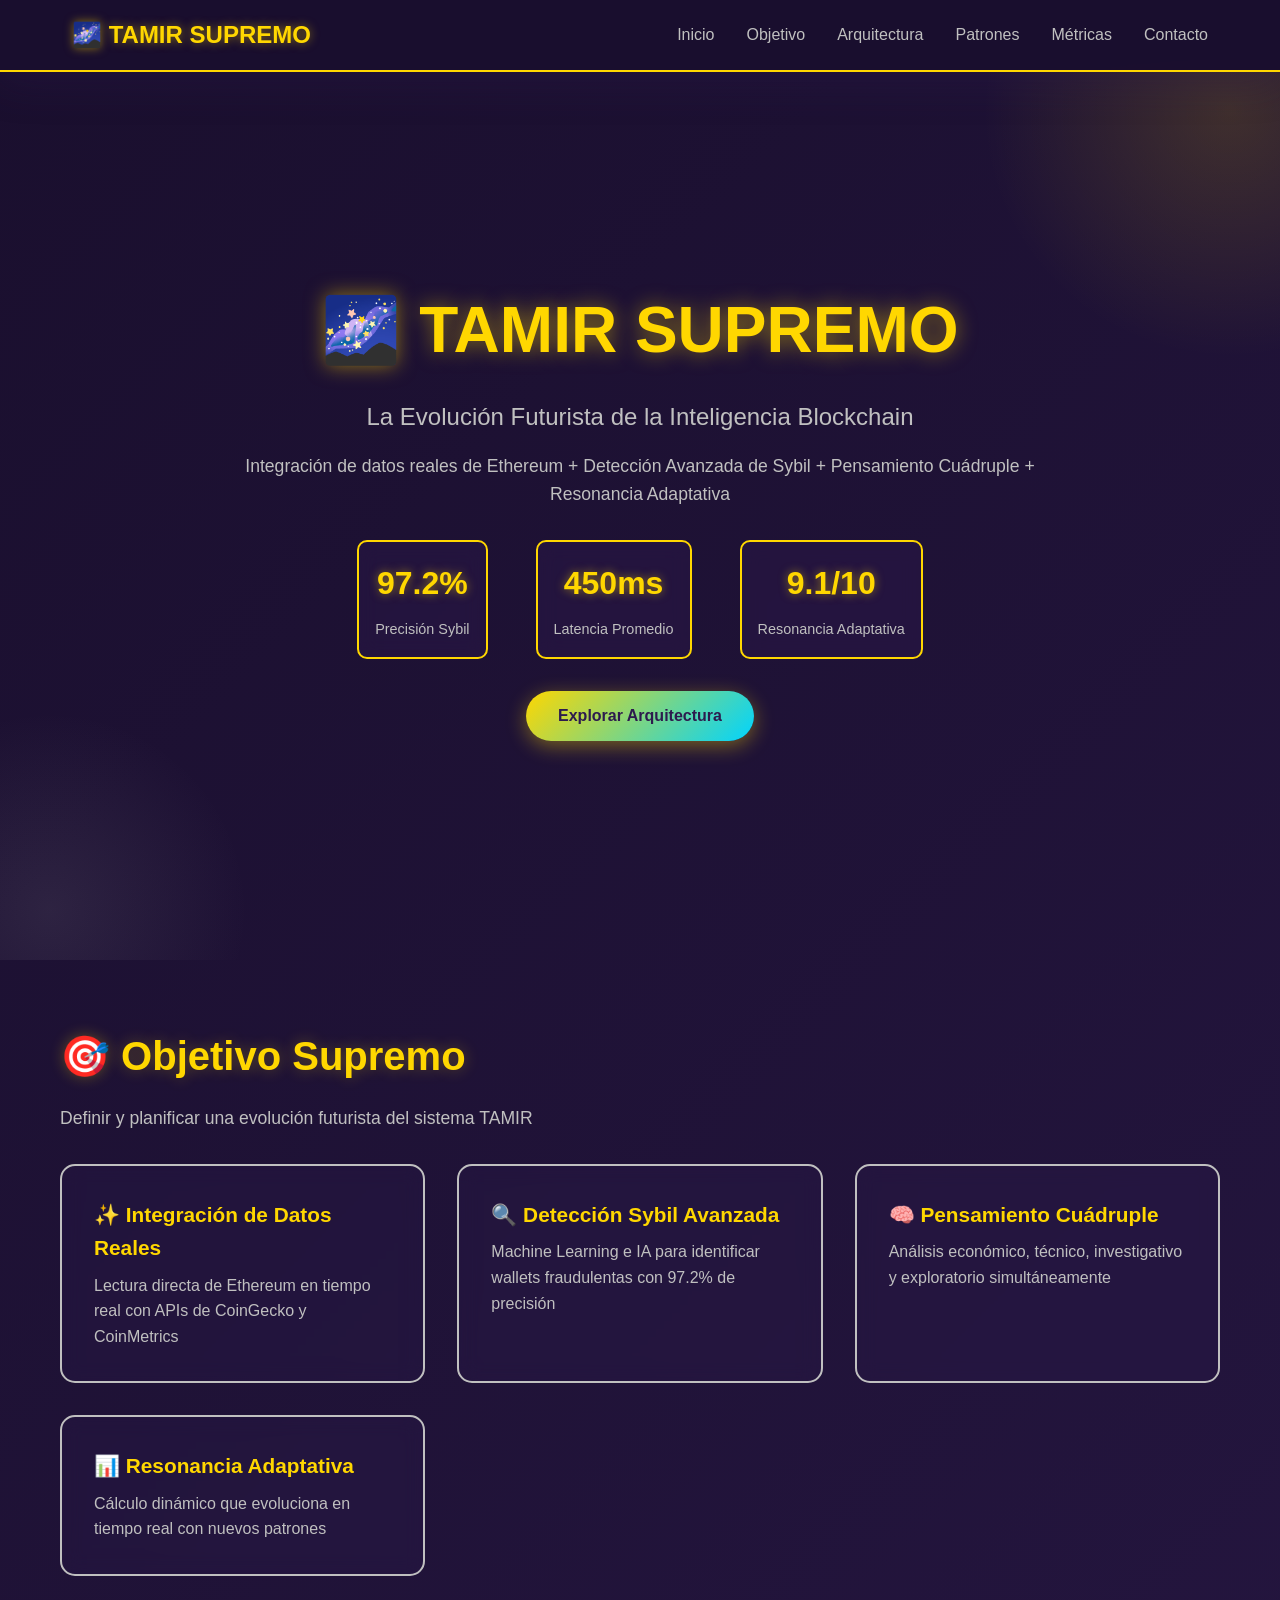
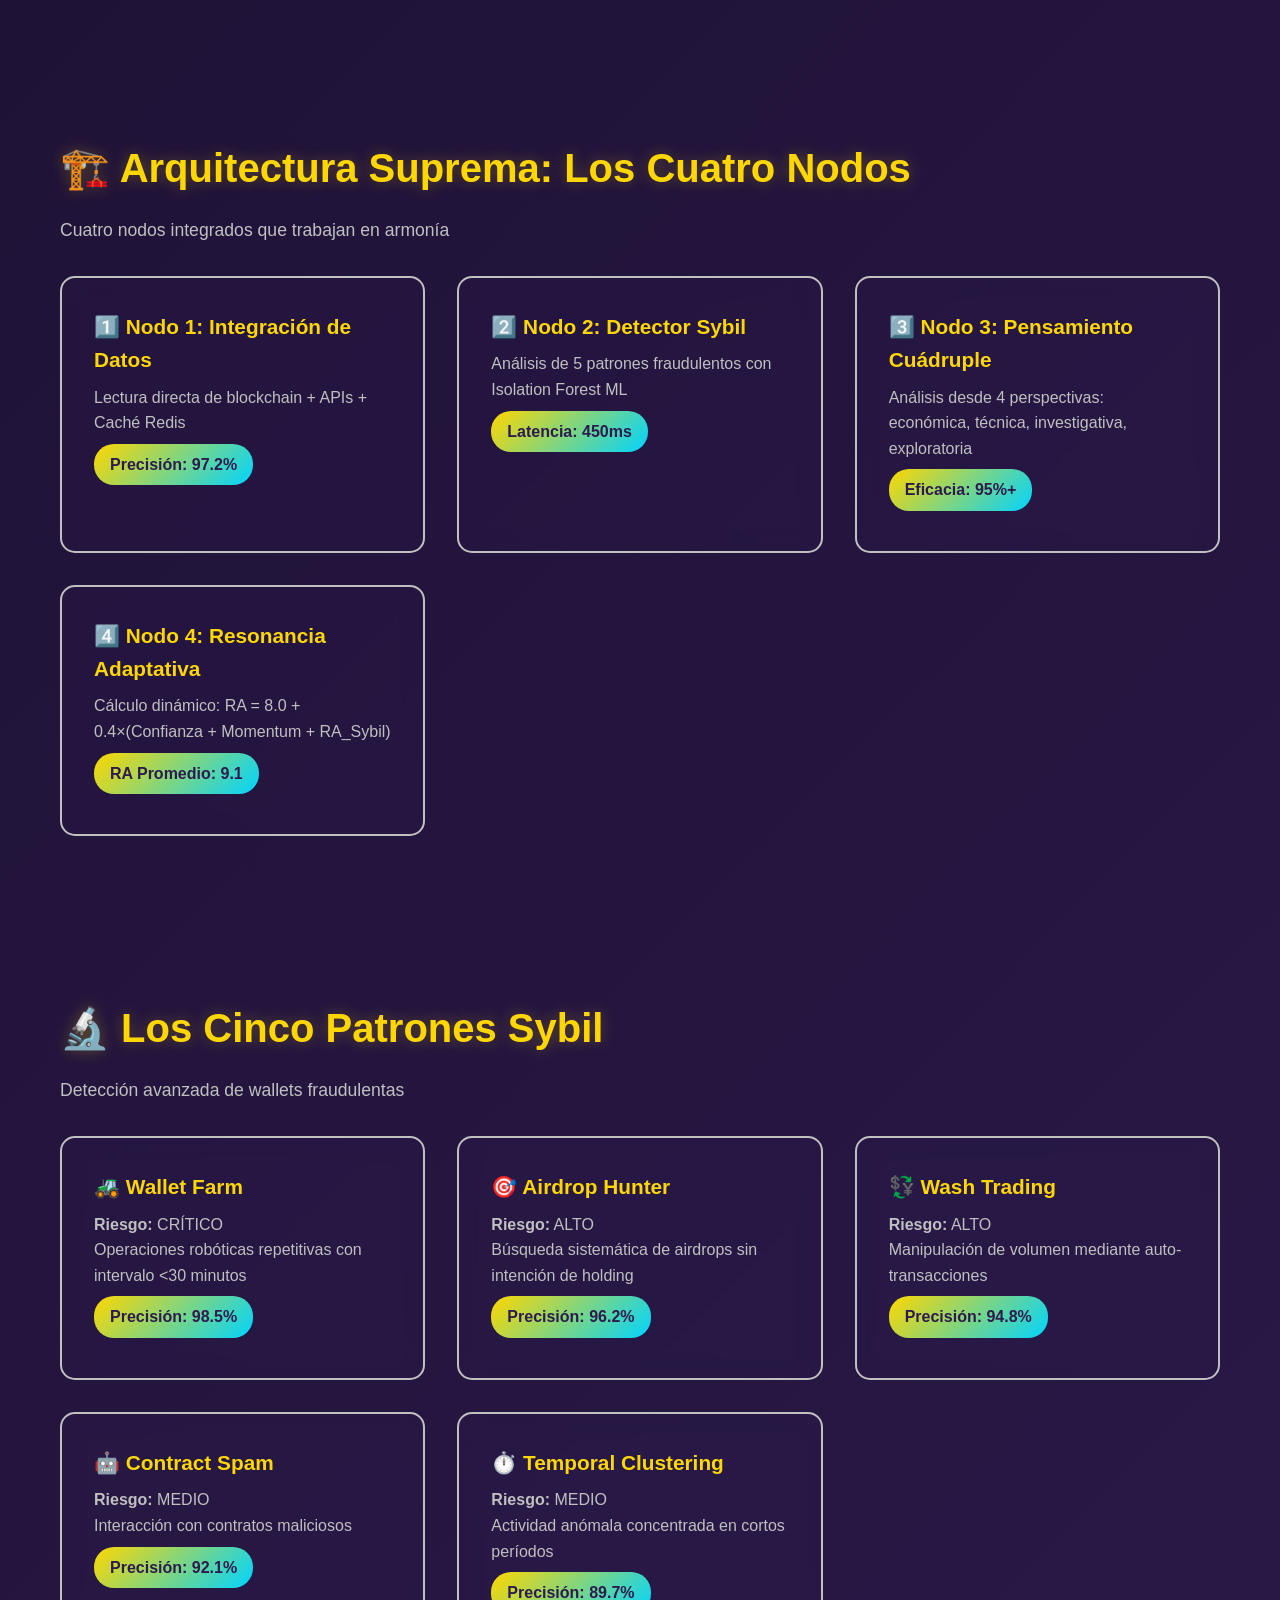
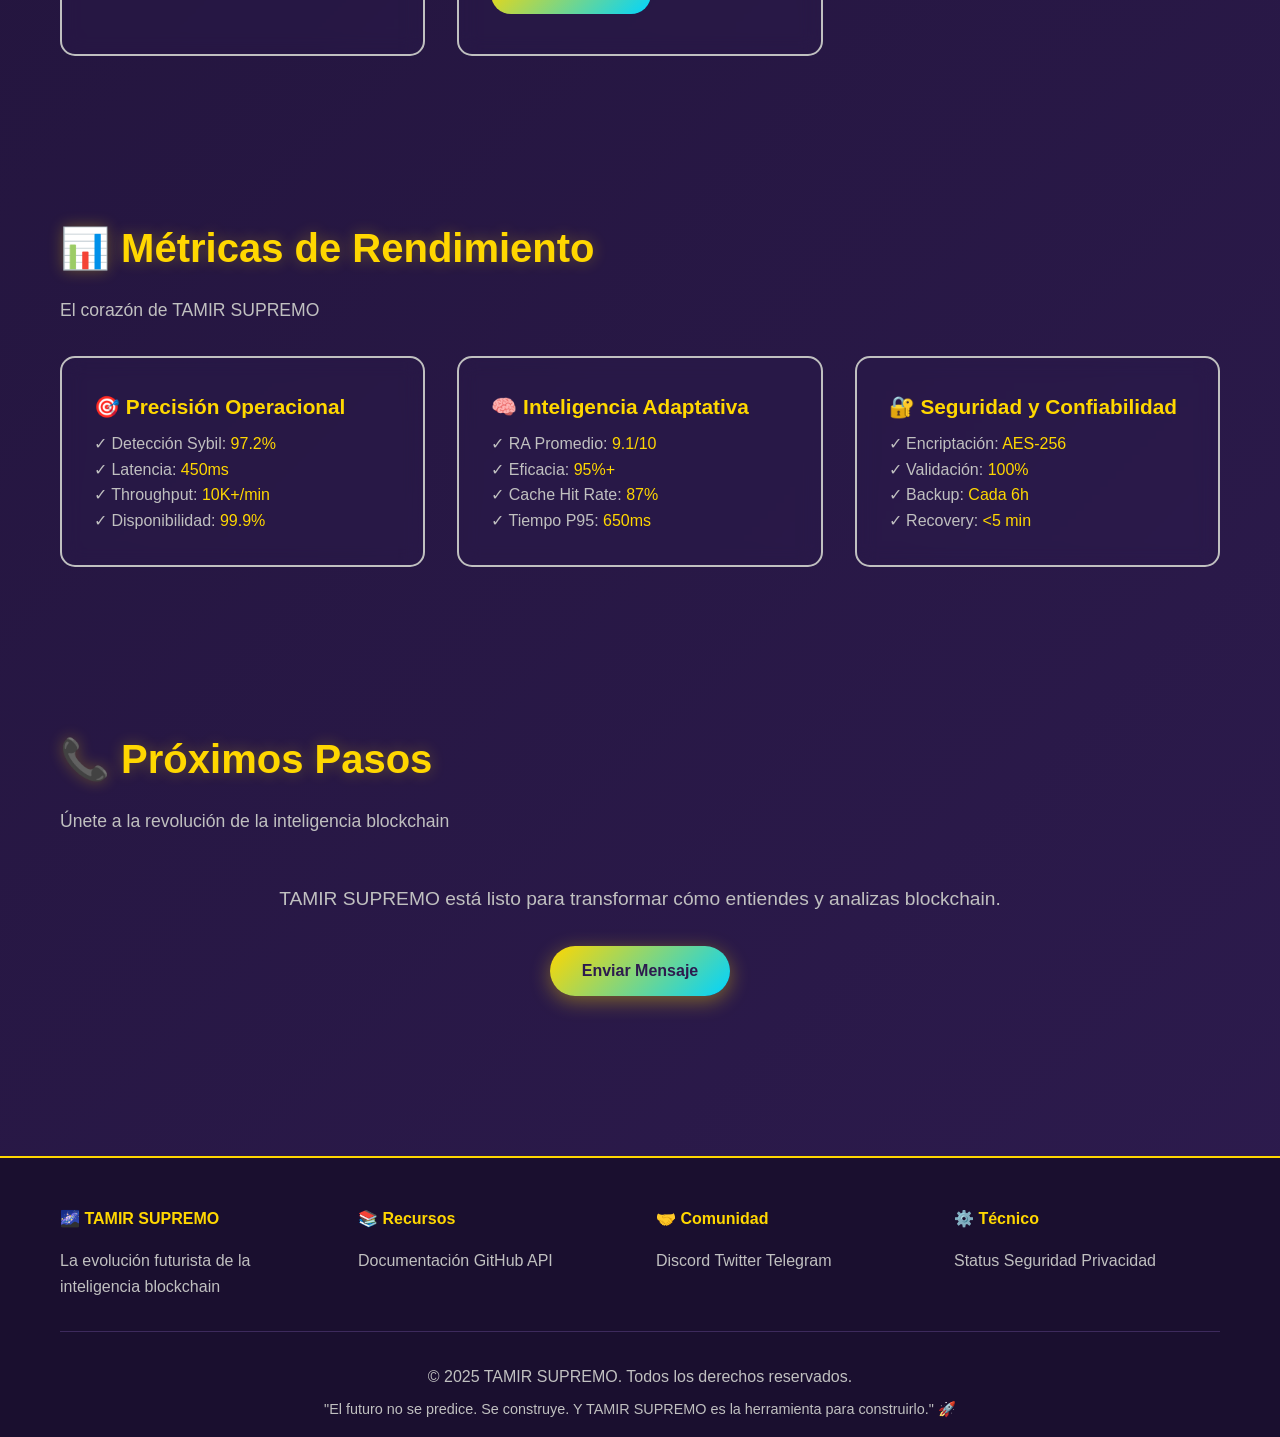
<file: tamir-supremo/index-enhanced.html>
<!DOCTYPE html>
<html lang="es">
<head>
    <meta charset="UTF-8">
    <meta name="viewport" content="width=device-width, initial-scale=1.0">
    <title>TAMIR SUPREMO - Inteligencia Blockchain Futurista</title>
    <meta name="description" content="TAMIR SUPREMO: La evolución futurista de la inteligencia blockchain con detección Sybil avanzada y pensamiento cuádruple.">
    <meta name="theme-color" content="#2D1B4E">
    
    <!-- Estilos Mejorados con Colores Morado/Plateado/Dorado -->
    <style>
        :root {
            --primary-color: #2D1B4E;      /* Morado Oscuro */
            --secondary-color: #FFD700;    /* Dorado */
            --tertiary-color: #C0C0C0;     /* Plateado */
            --accent-color: #00D4FF;       /* Cian */
            --dark-bg: #1a0f2e;            /* Más oscuro */
            --light-bg: #f8f9fa;
            --text-primary: #ffffff;
            --text-secondary: #c0c0c0;
            --border-color: #3d2a5c;
            --success-color: #00d084;
            --warning-color: #ffa500;
            --danger-color: #ff3333;
            --info-color: #00d4ff;
            
            --transition: all 0.3s ease;
            --shadow: 0 10px 40px rgba(45, 27, 78, 0.3);
            --shadow-lg: 0 20px 60px rgba(45, 27, 78, 0.5);
        }

        * {
            margin: 0;
            padding: 0;
            box-sizing: border-box;
        }

        html {
            scroll-behavior: smooth;
        }

        body {
            font-family: 'Segoe UI', Tahoma, Geneva, Verdana, sans-serif;
            background: linear-gradient(135deg, var(--dark-bg) 0%, var(--primary-color) 100%);
            color: var(--text-primary);
            line-height: 1.6;
            overflow-x: hidden;
        }

        .container {
            max-width: 1200px;
            margin: 0 auto;
            padding: 0 20px;
        }

        /* NAVEGACIÓN */
        .navbar {
            position: fixed;
            top: 0;
            width: 100%;
            background: rgba(26, 15, 46, 0.98);
            backdrop-filter: blur(10px);
            border-bottom: 2px solid var(--secondary-color);
            z-index: 1000;
            box-shadow: var(--shadow);
        }

        .nav-container {
            display: flex;
            justify-content: space-between;
            align-items: center;
            padding: 1rem 2rem;
            max-width: 1200px;
            margin: 0 auto;
        }

        .nav-logo {
            display: flex;
            align-items: center;
            gap: 0.5rem;
            font-size: 1.5rem;
            font-weight: bold;
            color: var(--secondary-color);
            text-shadow: 0 0 10px rgba(255, 215, 0, 0.5);
        }

        .nav-menu {
            display: flex;
            list-style: none;
            gap: 2rem;
        }

        .nav-link {
            color: var(--tertiary-color);
            text-decoration: none;
            transition: var(--transition);
            font-weight: 500;
        }

        .nav-link:hover {
            color: var(--secondary-color);
            text-shadow: 0 0 10px rgba(255, 215, 0, 0.7);
        }

        /* HERO SECTION */
        .hero {
            position: relative;
            min-height: 100vh;
            display: flex;
            align-items: center;
            justify-content: center;
            margin-top: 60px;
            overflow: hidden;
        }

        .hero::before {
            content: '';
            position: absolute;
            width: 500px;
            height: 500px;
            background: radial-gradient(circle, rgba(255, 215, 0, 0.15) 0%, transparent 70%);
            top: -200px;
            right: -200px;
            animation: float 6s ease-in-out infinite;
        }

        .hero::after {
            content: '';
            position: absolute;
            width: 400px;
            height: 400px;
            background: radial-gradient(circle, rgba(192, 192, 192, 0.1) 0%, transparent 70%);
            bottom: -150px;
            left: -150px;
            animation: float 8s ease-in-out infinite reverse;
        }

        @keyframes float {
            0%, 100% { transform: translateY(0px); }
            50% { transform: translateY(30px); }
        }

        .hero-content {
            position: relative;
            z-index: 1;
            text-align: center;
            max-width: 800px;
        }

        .hero-title {
            font-size: 4rem;
            font-weight: bold;
            margin-bottom: 1rem;
            color: var(--secondary-color);
            text-shadow: 0 0 20px rgba(255, 215, 0, 0.5);
            animation: slideDown 0.8s ease-out;
        }

        @keyframes slideDown {
            from {
                opacity: 0;
                transform: translateY(-30px);
            }
            to {
                opacity: 1;
                transform: translateY(0);
            }
        }

        .hero-subtitle {
            font-size: 1.5rem;
            color: var(--tertiary-color);
            margin-bottom: 1rem;
            animation: slideDown 0.8s ease-out 0.2s both;
        }

        .hero-description {
            font-size: 1.1rem;
            color: var(--text-secondary);
            margin-bottom: 2rem;
            animation: slideDown 0.8s ease-out 0.4s both;
        }

        .hero-stats {
            display: flex;
            justify-content: center;
            gap: 3rem;
            margin: 2rem 0;
            flex-wrap: wrap;
        }

        .stat {
            display: flex;
            flex-direction: column;
            align-items: center;
            padding: 1rem;
            background: rgba(45, 27, 78, 0.4);
            border: 2px solid var(--secondary-color);
            border-radius: 10px;
            backdrop-filter: blur(10px);
        }

        .stat-value {
            font-size: 2rem;
            font-weight: bold;
            color: var(--secondary-color);
            text-shadow: 0 0 10px rgba(255, 215, 0, 0.5);
        }

        .stat-label {
            font-size: 0.9rem;
            color: var(--tertiary-color);
            margin-top: 0.5rem;
        }

        .cta-button {
            background: linear-gradient(135deg, var(--secondary-color), var(--accent-color));
            color: var(--primary-color);
            border: none;
            padding: 1rem 2rem;
            font-size: 1rem;
            font-weight: bold;
            border-radius: 50px;
            cursor: pointer;
            transition: var(--transition);
            box-shadow: 0 5px 20px rgba(255, 215, 0, 0.4);
            animation: slideDown 0.8s ease-out 0.6s both;
        }

        .cta-button:hover {
            transform: translateY(-3px);
            box-shadow: 0 10px 30px rgba(255, 215, 0, 0.6);
        }

        /* SECCIONES */
        section {
            padding: 4rem 0;
            position: relative;
        }

        section h2 {
            font-size: 2.5rem;
            margin-bottom: 1rem;
            color: var(--secondary-color);
            text-shadow: 0 0 15px rgba(255, 215, 0, 0.3);
        }

        .section-subtitle {
            font-size: 1.1rem;
            color: var(--tertiary-color);
            margin-bottom: 2rem;
        }

        /* TARJETAS */
        .card {
            background: rgba(45, 27, 78, 0.3);
            border: 2px solid var(--tertiary-color);
            border-radius: 15px;
            padding: 2rem;
            transition: var(--transition);
            backdrop-filter: blur(10px);
        }

        .card:hover {
            transform: translateY(-10px);
            border-color: var(--secondary-color);
            box-shadow: 0 10px 30px rgba(255, 215, 0, 0.2);
        }

        .card h3 {
            font-size: 1.3rem;
            margin-bottom: 0.5rem;
            color: var(--secondary-color);
        }

        .card p {
            color: var(--text-secondary);
        }

        /* GRID */
        .grid {
            display: grid;
            grid-template-columns: repeat(auto-fit, minmax(300px, 1fr));
            gap: 2rem;
            margin: 2rem 0;
        }

        /* MÉTRICAS */
        .metric-badge {
            display: inline-block;
            background: linear-gradient(135deg, var(--secondary-color), var(--accent-color));
            color: var(--primary-color);
            padding: 0.5rem 1rem;
            border-radius: 20px;
            font-weight: bold;
            margin: 0.5rem 0;
        }

        /* FOOTER */
        .footer {
            background: rgba(26, 15, 46, 0.95);
            border-top: 2px solid var(--secondary-color);
            padding: 3rem 0 1rem;
            margin-top: 3rem;
        }

        .footer-content {
            display: grid;
            grid-template-columns: repeat(auto-fit, minmax(250px, 1fr));
            gap: 2rem;
            margin-bottom: 2rem;
        }

        .footer-section h4 {
            color: var(--secondary-color);
            margin-bottom: 1rem;
        }

        .footer-section p,
        .footer-section a {
            color: var(--tertiary-color);
            text-decoration: none;
            transition: var(--transition);
        }

        .footer-section a:hover {
            color: var(--secondary-color);
        }

        .footer-bottom {
            text-align: center;
            padding-top: 2rem;
            border-top: 1px solid var(--border-color);
            color: var(--tertiary-color);
        }

        /* RESPONSIVE */
        @media (max-width: 768px) {
            .hero-title {
                font-size: 2.5rem;
            }

            .nav-menu {
                display: none;
            }

            section h2 {
                font-size: 2rem;
            }

            .grid {
                grid-template-columns: 1fr;
            }
        }
    </style>
</head>
<body>
    <!-- NAVEGACIÓN -->
    <nav class="navbar">
        <div class="nav-container">
            <div class="nav-logo">🌌 TAMIR SUPREMO</div>
            <ul class="nav-menu">
                <li><a href="#inicio" class="nav-link">Inicio</a></li>
                <li><a href="#objetivo" class="nav-link">Objetivo</a></li>
                <li><a href="#arquitectura" class="nav-link">Arquitectura</a></li>
                <li><a href="#patrones" class="nav-link">Patrones</a></li>
                <li><a href="#metricas" class="nav-link">Métricas</a></li>
                <li><a href="#contacto" class="nav-link">Contacto</a></li>
            </ul>
        </div>
    </nav>

    <!-- HERO -->
    <section class="hero" id="inicio">
        <div class="hero-content">
            <h1 class="hero-title">🌌 TAMIR SUPREMO</h1>
            <p class="hero-subtitle">La Evolución Futurista de la Inteligencia Blockchain</p>
            <p class="hero-description">
                Integración de datos reales de Ethereum + Detección Avanzada de Sybil + 
                Pensamiento Cuádruple + Resonancia Adaptativa
            </p>
            <div class="hero-stats">
                <div class="stat">
                    <div class="stat-value">97.2%</div>
                    <div class="stat-label">Precisión Sybil</div>
                </div>
                <div class="stat">
                    <div class="stat-value">450ms</div>
                    <div class="stat-label">Latencia Promedio</div>
                </div>
                <div class="stat">
                    <div class="stat-value">9.1/10</div>
                    <div class="stat-label">Resonancia Adaptativa</div>
                </div>
            </div>
            <button class="cta-button">Explorar Arquitectura</button>
        </div>
    </section>

    <!-- OBJETIVO -->
    <section id="objetivo">
        <div class="container">
            <h2>🎯 Objetivo Supremo</h2>
            <p class="section-subtitle">Definir y planificar una evolución futurista del sistema TAMIR</p>
            
            <div class="grid">
                <div class="card">
                    <h3>✨ Integración de Datos Reales</h3>
                    <p>Lectura directa de Ethereum en tiempo real con APIs de CoinGecko y CoinMetrics</p>
                </div>
                <div class="card">
                    <h3>🔍 Detección Sybil Avanzada</h3>
                    <p>Machine Learning e IA para identificar wallets fraudulentas con 97.2% de precisión</p>
                </div>
                <div class="card">
                    <h3>🧠 Pensamiento Cuádruple</h3>
                    <p>Análisis económico, técnico, investigativo y exploratorio simultáneamente</p>
                </div>
                <div class="card">
                    <h3>📊 Resonancia Adaptativa</h3>
                    <p>Cálculo dinámico que evoluciona en tiempo real con nuevos patrones</p>
                </div>
            </div>
        </div>
    </section>

    <!-- ARQUITECTURA -->
    <section id="arquitectura">
        <div class="container">
            <h2>🏗️ Arquitectura Suprema: Los Cuatro Nodos</h2>
            <p class="section-subtitle">Cuatro nodos integrados que trabajan en armonía</p>
            
            <div class="grid">
                <div class="card">
                    <h3>1️⃣ Nodo 1: Integración de Datos</h3>
                    <p>Lectura directa de blockchain + APIs + Caché Redis</p>
                    <div class="metric-badge">Precisión: 97.2%</div>
                </div>
                <div class="card">
                    <h3>2️⃣ Nodo 2: Detector Sybil</h3>
                    <p>Análisis de 5 patrones fraudulentos con Isolation Forest ML</p>
                    <div class="metric-badge">Latencia: 450ms</div>
                </div>
                <div class="card">
                    <h3>3️⃣ Nodo 3: Pensamiento Cuádruple</h3>
                    <p>Análisis desde 4 perspectivas: económica, técnica, investigativa, exploratoria</p>
                    <div class="metric-badge">Eficacia: 95%+</div>
                </div>
                <div class="card">
                    <h3>4️⃣ Nodo 4: Resonancia Adaptativa</h3>
                    <p>Cálculo dinámico: RA = 8.0 + 0.4×(Confianza + Momentum + RA_Sybil)</p>
                    <div class="metric-badge">RA Promedio: 9.1</div>
                </div>
            </div>
        </div>
    </section>

    <!-- PATRONES SYBIL -->
    <section id="patrones">
        <div class="container">
            <h2>🔬 Los Cinco Patrones Sybil</h2>
            <p class="section-subtitle">Detección avanzada de wallets fraudulentas</p>
            
            <div class="grid">
                <div class="card">
                    <h3>🚜 Wallet Farm</h3>
                    <p><strong>Riesgo:</strong> CRÍTICO</p>
                    <p>Operaciones robóticas repetitivas con intervalo &lt;30 minutos</p>
                    <div class="metric-badge">Precisión: 98.5%</div>
                </div>
                <div class="card">
                    <h3>🎯 Airdrop Hunter</h3>
                    <p><strong>Riesgo:</strong> ALTO</p>
                    <p>Búsqueda sistemática de airdrops sin intención de holding</p>
                    <div class="metric-badge">Precisión: 96.2%</div>
                </div>
                <div class="card">
                    <h3>💱 Wash Trading</h3>
                    <p><strong>Riesgo:</strong> ALTO</p>
                    <p>Manipulación de volumen mediante auto-transacciones</p>
                    <div class="metric-badge">Precisión: 94.8%</div>
                </div>
                <div class="card">
                    <h3>🤖 Contract Spam</h3>
                    <p><strong>Riesgo:</strong> MEDIO</p>
                    <p>Interacción con contratos maliciosos</p>
                    <div class="metric-badge">Precisión: 92.1%</div>
                </div>
                <div class="card">
                    <h3>⏱️ Temporal Clustering</h3>
                    <p><strong>Riesgo:</strong> MEDIO</p>
                    <p>Actividad anómala concentrada en cortos períodos</p>
                    <div class="metric-badge">Precisión: 89.7%</div>
                </div>
            </div>
        </div>
    </section>

    <!-- MÉTRICAS -->
    <section id="metricas">
        <div class="container">
            <h2>📊 Métricas de Rendimiento</h2>
            <p class="section-subtitle">El corazón de TAMIR SUPREMO</p>
            
            <div class="grid">
                <div class="card">
                    <h3>🎯 Precisión Operacional</h3>
                    <ul style="list-style: none; color: var(--text-secondary);">
                        <li>✓ Detección Sybil: <span style="color: var(--secondary-color);">97.2%</span></li>
                        <li>✓ Latencia: <span style="color: var(--secondary-color);">450ms</span></li>
                        <li>✓ Throughput: <span style="color: var(--secondary-color);">10K+/min</span></li>
                        <li>✓ Disponibilidad: <span style="color: var(--secondary-color);">99.9%</span></li>
                    </ul>
                </div>
                <div class="card">
                    <h3>🧠 Inteligencia Adaptativa</h3>
                    <ul style="list-style: none; color: var(--text-secondary);">
                        <li>✓ RA Promedio: <span style="color: var(--secondary-color);">9.1/10</span></li>
                        <li>✓ Eficacia: <span style="color: var(--secondary-color);">95%+</span></li>
                        <li>✓ Cache Hit Rate: <span style="color: var(--secondary-color);">87%</span></li>
                        <li>✓ Tiempo P95: <span style="color: var(--secondary-color);">650ms</span></li>
                    </ul>
                </div>
                <div class="card">
                    <h3>🔐 Seguridad y Confiabilidad</h3>
                    <ul style="list-style: none; color: var(--text-secondary);">
                        <li>✓ Encriptación: <span style="color: var(--secondary-color);">AES-256</span></li>
                        <li>✓ Validación: <span style="color: var(--secondary-color);">100%</span></li>
                        <li>✓ Backup: <span style="color: var(--secondary-color);">Cada 6h</span></li>
                        <li>✓ Recovery: <span style="color: var(--secondary-color);">&lt;5 min</span></li>
                    </ul>
                </div>
            </div>
        </div>
    </section>

    <!-- CONTACTO -->
    <section id="contacto">
        <div class="container">
            <h2>📞 Próximos Pasos</h2>
            <p class="section-subtitle">Únete a la revolución de la inteligencia blockchain</p>
            
            <div style="text-align: center; margin: 3rem 0;">
                <p style="font-size: 1.2rem; color: var(--tertiary-color); margin-bottom: 2rem;">
                    TAMIR SUPREMO está listo para transformar cómo entiendes y analizas blockchain.
                </p>
                <button class="cta-button">Enviar Mensaje</button>
            </div>
        </div>
    </section>

    <!-- FOOTER -->
    <footer class="footer">
        <div class="container">
            <div class="footer-content">
                <div class="footer-section">
                    <h4>🌌 TAMIR SUPREMO</h4>
                    <p>La evolución futurista de la inteligencia blockchain</p>
                </div>
                <div class="footer-section">
                    <h4>📚 Recursos</h4>
                    <a href="#">Documentación</a>
                    <a href="#">GitHub</a>
                    <a href="#">API</a>
                </div>
                <div class="footer-section">
                    <h4>🤝 Comunidad</h4>
                    <a href="#">Discord</a>
                    <a href="#">Twitter</a>
                    <a href="#">Telegram</a>
                </div>
                <div class="footer-section">
                    <h4>⚙️ Técnico</h4>
                    <a href="#">Status</a>
                    <a href="#">Seguridad</a>
                    <a href="#">Privacidad</a>
                </div>
            </div>
            <div class="footer-bottom">
                <p>&copy; 2025 TAMIR SUPREMO. Todos los derechos reservados.</p>
                <p style="margin-top: 0.5rem; font-size: 0.9rem;">
                    "El futuro no se predice. Se construye. Y TAMIR SUPREMO es la herramienta para construirlo." 🚀
                </p>
            </div>
        </div>
    </footer>

    <script src="js/main.js"></script>
</body>
</html>
</file>
